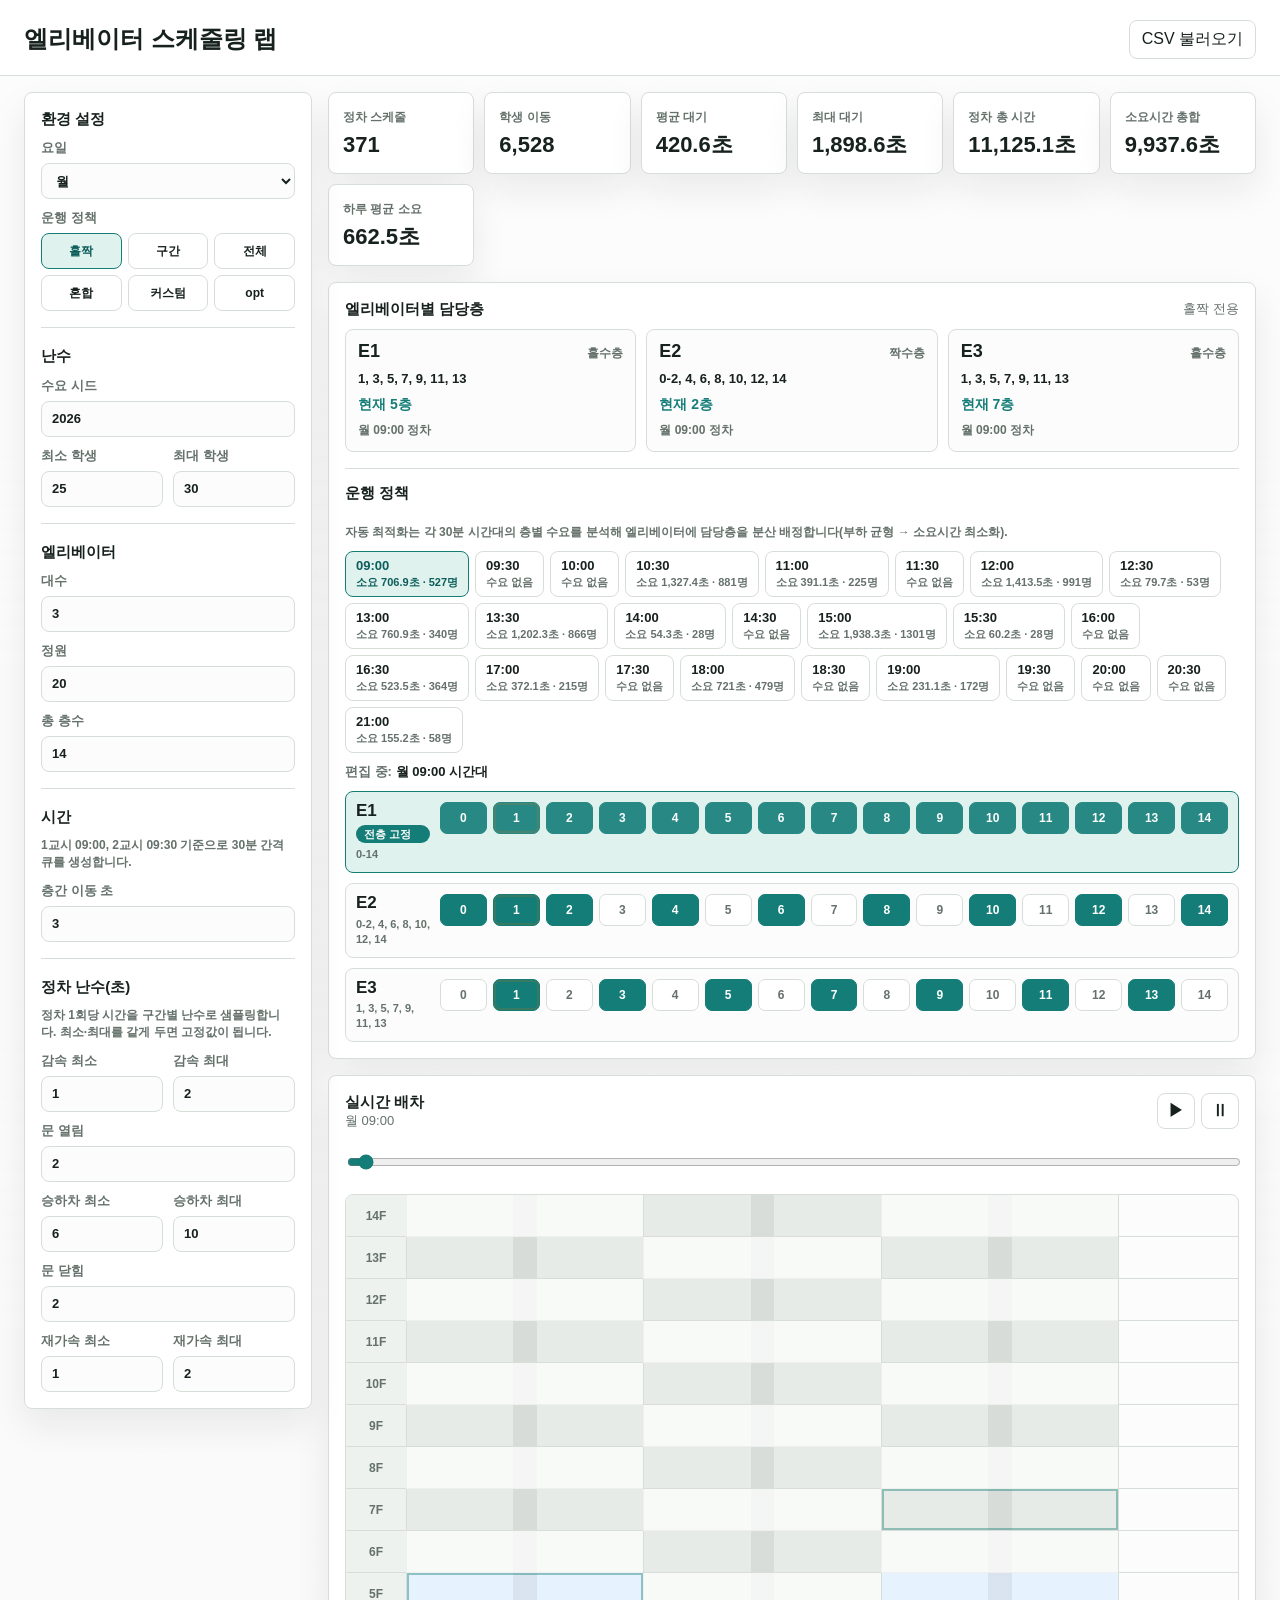
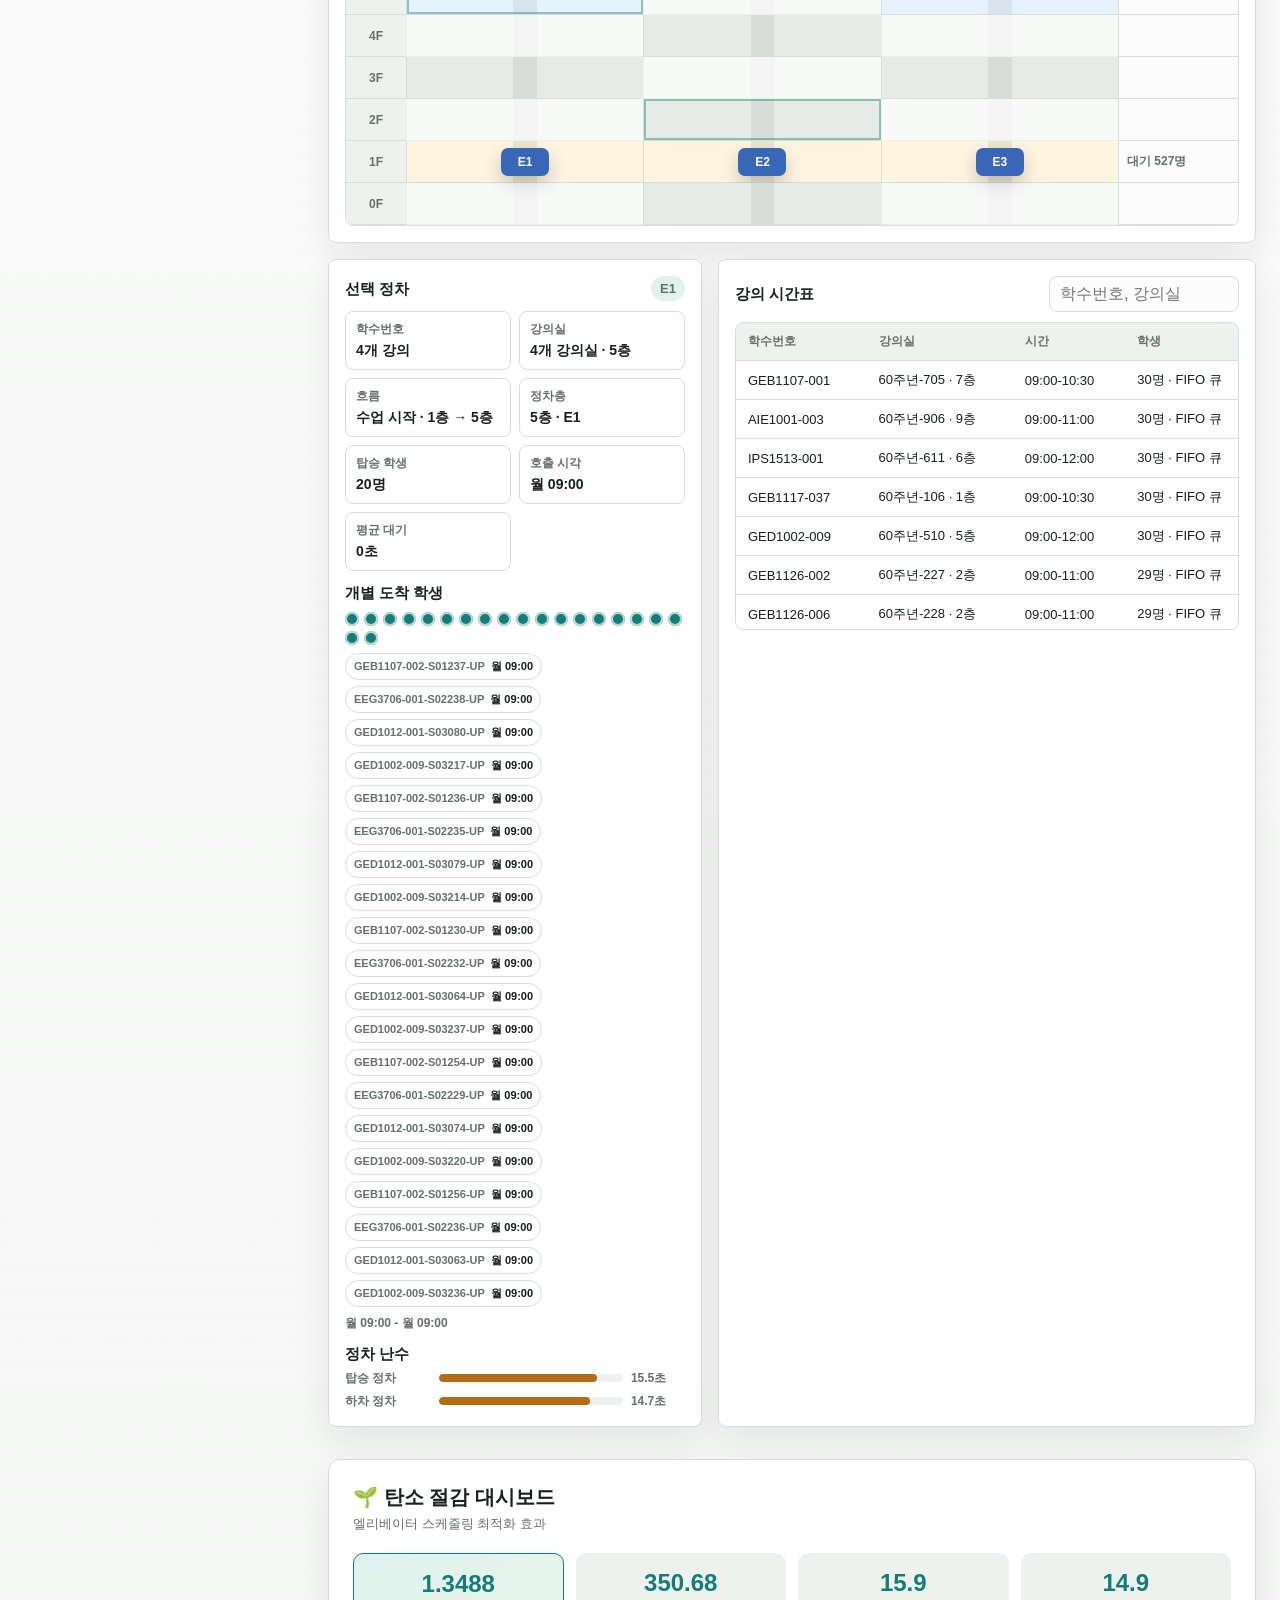
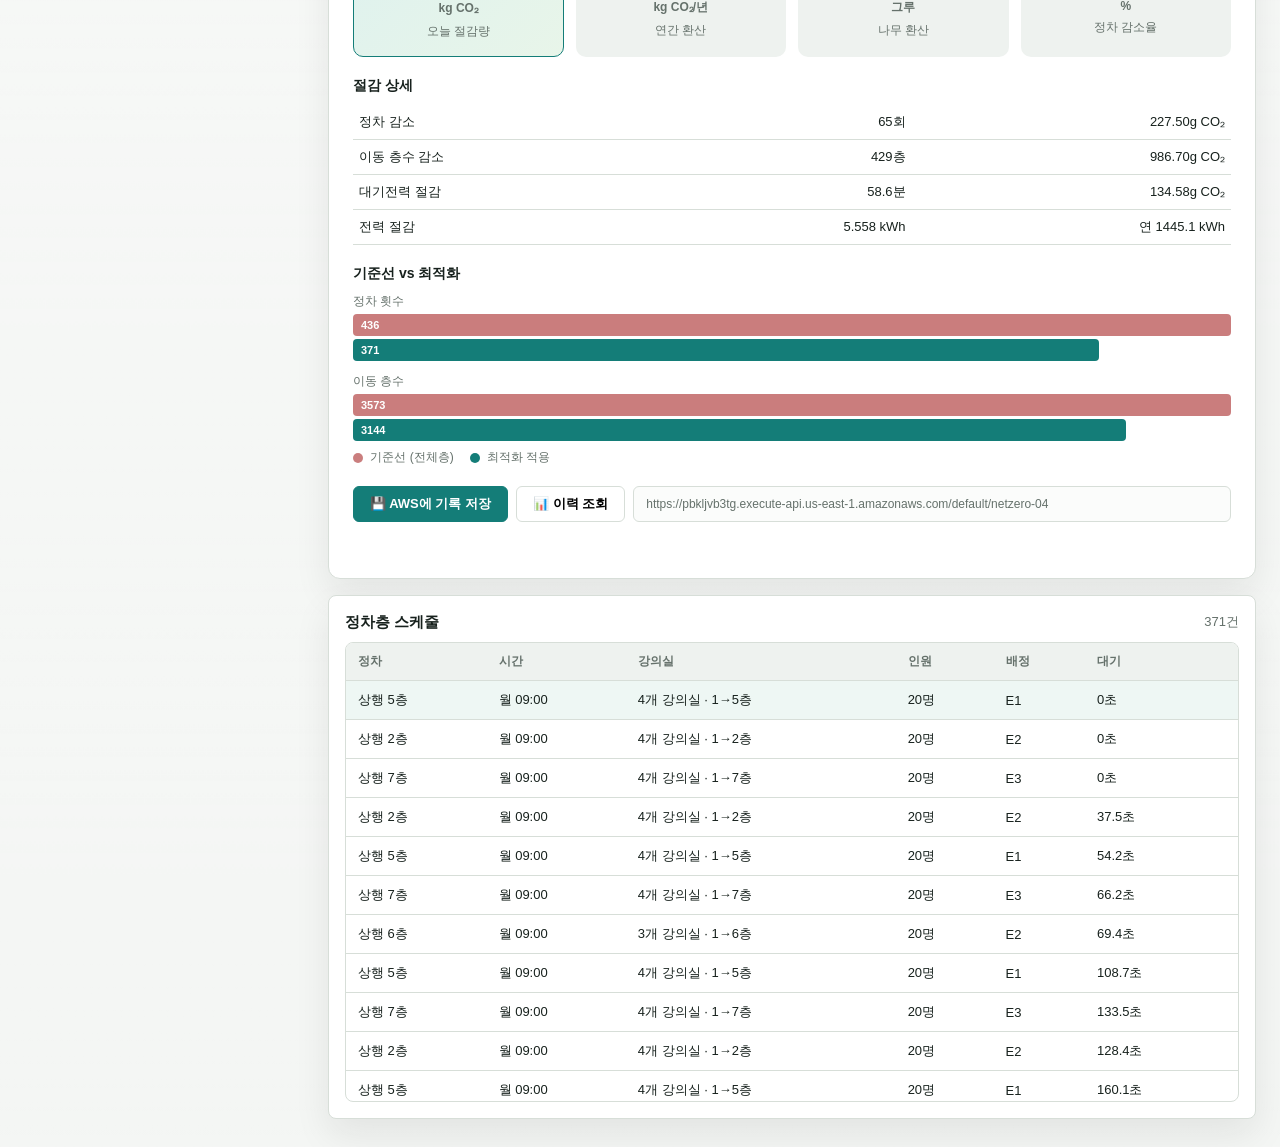
<file: index.html>
<!doctype html>
<html lang="ko">
  <head>
    <meta charset="utf-8" />
    <meta name="viewport" content="width=device-width, initial-scale=1" />
    <title>엘리베이터 스케줄링 랩</title>
    <link rel="stylesheet" href="styles.css" />
  </head>
  <body>
    <div class="app-shell">
      <header class="topbar">
        <div>
          <h1>엘리베이터 스케줄링 랩</h1>
        </div>
        <div class="top-actions">
          <label class="file-loader">
            <input id="csvFile" type="file" accept=".csv,text/csv" />
            CSV 불러오기
          </label>
        </div>
      </header>

      <main class="workspace">
        <aside class="controls-panel" aria-label="시뮬레이션 설정">
          <section class="control-group">
            <h2>환경 설정</h2>
            <label> 
              요일
              <select id="daySelect">
                <option value="월" selected>월</option>
                <option value="화">화</option>
                <option value="수">수</option>
                <option value="목">목</option>
                <option value="금">금</option>
              </select>
            </label>

            <fieldset>
              <legend>운행 정책</legend>
              <div class="segmented" id="policyButtons">
                <button type="button" data-policy="odd_even" class="active">홀짝</button>
                <button type="button" data-policy="zone">구간</button>
                <button type="button" data-policy="all">전체</button>
                <button type="button" data-policy="priority">혼합</button>
                <button type="button" data-policy="custom">커스텀</button>
                <button type="button" data-policy="opt">opt</button>
              </div>
            </fieldset>
          </section>

          <section class="control-group">
            <h2>난수</h2>
            <label>
              수요 시드
              <input id="seedInput" type="number" value="2026" min="1" step="1" />
            </label>
            <div class="range-row">
              <label>
                최소 학생
                <input id="minStudentsInput" type="number" value="25" min="1" max="60" />
              </label>
              <label>
                최대 학생
                <input id="maxStudentsInput" type="number" value="30" min="1" max="80" />
              </label>
            </div>
          </section>

          <section class="control-group">
            <h2>엘리베이터</h2>
            <label>
              대수
              <input id="elevatorCountInput" type="number" value="3" min="1" max="8" />
            </label>
            <label>
              정원
              <input id="capacityInput" type="number" value="20" min="1" max="30" />
            </label>
            <label>
              총 층수
              <input id="totalFloorsInput" type="number" value="14" min="2" max="30" />
            </label>
          </section>

          <section class="control-group">
            <h2>시간</h2>
            <p class="model-note">1교시 09:00, 2교시 09:30 기준으로 30분 간격 큐를 생성합니다.</p>
            <label>
              층간 이동 초
              <input id="travelSecondsInput" type="number" value="3" min="3" max="60" />
            </label>
          </section>

          <section class="control-group">
            <h2>정차 난수(초)</h2>
            <p class="model-note">정차 1회당 시간을 구간별 난수로 샘플링합니다. 최소·최대를 같게 두면 고정값이 됩니다.</p>
            <div class="range-row">
              <label>
                감속 최소
                <input id="decelMinInput" type="number" value="1" min="0" max="60" step="0.5" />
              </label>
              <label>
                감속 최대
                <input id="decelMaxInput" type="number" value="2" min="0" max="60" step="0.5" />
              </label>
            </div>
            <label>
              문 열림
              <input id="doorOpenInput" type="number" value="2" min="0" max="60" step="0.5" />
            </label>
            <div class="range-row">
              <label>
                승하차 최소
                <input id="transferMinInput" type="number" value="6" min="0" max="120" step="0.5" />
              </label>
              <label>
                승하차 최대
                <input id="transferMaxInput" type="number" value="10" min="0" max="120" step="0.5" />
              </label>
            </div>
            <label>
              문 닫힘
              <input id="doorCloseInput" type="number" value="2" min="0" max="60" step="0.5" />
            </label>
            <div class="range-row">
              <label>
                재가속 최소
                <input id="reaccelMinInput" type="number" value="1" min="0" max="60" step="0.5" />
              </label>
              <label>
                재가속 최대
                <input id="reaccelMaxInput" type="number" value="2" min="0" max="60" step="0.5" />
              </label>
            </div>
          </section>
        </aside>

        <section class="main-stage">
          <div class="metrics-grid" id="metricsGrid"></div>

          <section class="policy-panel">
            <div class="panel-header compact">
              <h2>엘리베이터별 담당층</h2>
              <span id="policyName">-</span>
            </div>
            <div id="elevatorPolicyGrid" class="elevator-policy-grid"></div>
            <div class="policy-editor-block">
              <div class="panel-header compact">
                <h2>운행 정책</h2>
                <div class="custom-actions">
                </div>
              </div>
              <p class="model-note">자동 최적화는 각 30분 시간대의 층별 수요를 분석해 엘리베이터에 담당층을 분산 배정합니다(부하 균형 → 소요시간 최소화).</p>
              <div id="policyEditor" class="policy-editor"></div>
            </div>
          </section>

          <section class="visual-panel">
            <div class="panel-header">
              <div>
                <h2>실시간 배차</h2>
                <p id="currentTimeLabel">-</p>
              </div>
              <div class="playback-controls">
                <button id="playButton" type="button" aria-label="재생">▶</button>
                <button id="pauseButton" type="button" aria-label="정지">Ⅱ</button>
              </div>
            </div>
            <input id="timeSlider" class="time-slider" type="range" min="0" max="1" value="0" />
            <div id="buildingGrid" class="building-grid" aria-label="층별 엘리베이터 위치"></div>
          </section>

          <section class="detail-grid">
            <article class="detail-panel">
              <div class="panel-header compact">
                <h2>선택 정차</h2>
                <span id="selectedBadge" class="status-badge">-</span>
              </div>
              <div id="selectedDetail" class="selected-detail"></div>
            </article>

            <article class="detail-panel">
              <div class="panel-header compact">
                <h2>강의 시간표</h2>
                <input id="courseSearch" class="search-input" type="search" placeholder="학수번호, 강의실" />
              </div>
              <div class="table-wrap compact-table">
                <table>
                  <thead>
                    <tr>
                      <th>학수번호</th>
                      <th>강의실</th>
                      <th>시간</th>
                      <th>학생</th>
                    </tr>
                  </thead>
                  <tbody id="lectureTableBody"></tbody>
                </table>
              </div>
            </article>
          </section>

          <section class="carbon-panel" id="carbonPanel">
            <!-- 탄소 절감 대시보드가 여기에 렌더링됩니다 -->
          </section>

          <section class="assignments-panel">
            <div class="panel-header compact">
              <h2>정차층 스케줄</h2>
              <span id="assignmentCount">0건</span>
            </div>
            <div class="table-wrap">
              <table>
                <thead>
                  <tr>
                    <th>정차</th>
                    <th>시간</th>
                    <th>강의실</th>
                    <th>인원</th>
                    <th>배정</th>
                    <th>대기</th>
                  </tr>
                </thead>
                <tbody id="assignmentTableBody"></tbody>
              </table>
            </div>
          </section>
        </section>
      </main>
    </div>

    <script src="lecture_data.js"></script>
    <script src="optimal_custom.js"></script>
    <script src="carbon.js"></script>
    <script src="app.js"></script>
  </body>
</html>
</file>
<file: styles.css>
:root {
  --bg: #f4f6f4;
  --surface: #ffffff;
  --surface-soft: #eef2ef;
  --ink: #17211d;
  --muted: #65716b;
  --line: #d7ded8;
  --teal: #147d78;
  --teal-soft: #dff2ee;
  --blue: #3867b7;
  --green: #2f7d45;
  --amber: #b66b16;
  --red: #b44747;
  --shaft: #e6ebe7;
  --shadow: 0 16px 36px rgba(22, 30, 26, 0.08);
  font-family:
    Inter, "Segoe UI", "Noto Sans KR", AppleSDGothicNeo, Arial, sans-serif;
  color: var(--ink);
  background: var(--bg);
}

* {
  box-sizing: border-box;
}

body {
  margin: 0;
  min-width: 320px;
  background:
    linear-gradient(180deg, rgba(255, 255, 255, 0.72), rgba(255, 255, 255, 0)),
    var(--bg);
}

button,
input,
select {
  font: inherit;
}

button {
  cursor: pointer;
}

.app-shell {
  min-height: 100vh;
}

.topbar {
  display: flex;
  align-items: center;
  justify-content: space-between;
  gap: 20px;
  padding: 20px 24px 16px;
  border-bottom: 1px solid var(--line);
  background: rgba(255, 255, 255, 0.88);
  backdrop-filter: blur(12px);
  position: sticky;
  top: 0;
  z-index: 20;
}

.eyebrow {
  margin: 0 0 4px;
  color: var(--teal);
  font-size: 13px;
  font-weight: 700;
}

h1,
h2,
p {
  margin: 0;
}

h1 {
  font-size: 24px;
  line-height: 1.2;
}

h2 {
  font-size: 15px;
  line-height: 1.35;
}

.top-actions {
  display: flex;
  align-items: center;
  gap: 10px;
  flex-wrap: wrap;
  justify-content: flex-end;
}

.file-loader,
.primary-button,
.playback-controls button,
.segmented button {
  min-height: 36px;
  border-radius: 8px;
  border: 1px solid var(--line);
  background: var(--surface);
  color: var(--ink);
  padding: 8px 12px;
}

.file-loader {
  display: inline-flex;
  align-items: center;
  position: relative;
  overflow: hidden;
}

.file-loader input {
  position: absolute;
  inset: 0;
  opacity: 0;
  cursor: pointer;
}

.primary-button {
  border-color: var(--teal);
  background: var(--teal);
  color: #ffffff;
  font-weight: 700;
}

.workspace {
  display: grid;
  grid-template-columns: 288px minmax(0, 1fr);
  gap: 16px;
  padding: 16px 24px 28px;
  align-items: start;
}

.controls-panel,
.visual-panel,
.detail-panel,
.assignments-panel,
.policy-panel,
.metric {
  background: var(--surface);
  border: 1px solid var(--line);
  border-radius: 8px;
  box-shadow: var(--shadow);
  min-width: 0;
}

.controls-panel {
  position: sticky;
  top: 90px;
  padding: 16px;
  display: grid;
  gap: 18px;
}

.control-group {
  display: grid;
  gap: 10px;
  padding-bottom: 16px;
  border-bottom: 1px solid var(--line);
}

.control-group:last-child {
  border-bottom: 0;
  padding-bottom: 0;
}

.control-group label,
fieldset {
  display: grid;
  gap: 6px;
  margin: 0;
  color: var(--muted);
  font-size: 13px;
  font-weight: 700;
}

fieldset {
  border: 0;
  padding: 0;
}

legend {
  padding: 0 0 6px;
}

input,
select {
  min-height: 36px;
  width: 100%;
  border-radius: 8px;
  border: 1px solid var(--line);
  background: #fbfcfb;
  color: var(--ink);
  padding: 7px 10px;
}

input:focus,
select:focus,
button:focus-visible {
  outline: 3px solid rgba(20, 125, 120, 0.22);
  outline-offset: 1px;
}

.range-row {
  display: grid;
  grid-template-columns: 1fr 1fr;
  gap: 10px;
}

.segmented {
  display: grid;
  grid-template-columns: repeat(auto-fit, minmax(72px, 1fr));
  gap: 6px;
}

.segmented button {
  font-size: 12px;
  padding: 7px 8px;
  white-space: nowrap;
}

.segmented button.active {
  border-color: var(--teal);
  background: var(--teal-soft);
  color: #0d5e5b;
  font-weight: 800;
}

.main-stage {
  display: grid;
  gap: 16px;
  min-width: 0;
}

.metrics-grid {
  display: grid;
  grid-template-columns: repeat(auto-fit, minmax(130px, 1fr));
  gap: 10px;
}

.metric {
  min-height: 82px;
  padding: 14px;
  display: grid;
  align-content: center;
  gap: 6px;
}

.metric span {
  color: var(--muted);
  font-size: 12px;
  font-weight: 700;
}

.metric strong {
  font-size: 22px;
  line-height: 1.15;
}

.visual-panel,
.detail-panel,
.assignments-panel,
.policy-panel {
  padding: 16px;
}

.elevator-policy-grid {
  display: grid;
  grid-template-columns: repeat(auto-fit, minmax(140px, 1fr));
  gap: 10px;
}

.elevator-policy-card {
  display: grid;
  gap: 8px;
  min-height: 122px;
  border: 1px solid var(--line);
  border-radius: 8px;
  padding: 12px;
  background: #fbfcfb;
}

.elevator-policy-card > div {
  display: flex;
  align-items: baseline;
  justify-content: space-between;
  gap: 8px;
}

.elevator-policy-card strong {
  font-size: 18px;
  line-height: 1.1;
}

.elevator-policy-card span,
.elevator-policy-card small {
  color: var(--muted);
  font-size: 12px;
  font-weight: 800;
}

.elevator-policy-card p {
  color: var(--ink);
  font-size: 13px;
  font-weight: 800;
  line-height: 1.35;
  min-height: 18px;
}

.elevator-policy-card b {
  color: var(--teal);
  font-size: 14px;
}

.policy-editor-block {
  display: grid;
  gap: 10px;
  margin-top: 16px;
  padding-top: 14px;
  border-top: 1px solid var(--line);
}

.policy-editor {
  display: grid;
  gap: 10px;
}

.custom-actions {
  display: flex;
  align-items: center;
  gap: 10px;
  flex-wrap: wrap;
  justify-content: flex-end;
}

.optimize-button {
  min-height: 32px;
  border: 1px solid var(--teal);
  border-radius: 8px;
  background: var(--teal);
  color: #ffffff;
  padding: 6px 12px;
  font-size: 13px;
  font-weight: 800;
}

.period-tabs {
  display: flex;
  flex-wrap: wrap;
  gap: 6px;
}

.period-tab {
  display: grid;
  gap: 2px;
  min-height: 44px;
  border: 1px solid var(--line);
  border-radius: 8px;
  background: var(--surface);
  color: var(--ink);
  padding: 6px 10px;
  font-size: 13px;
  font-weight: 800;
  text-align: left;
}

.period-tab small {
  color: var(--muted);
  font-size: 11px;
  font-weight: 700;
}

.period-tab.active {
  border-color: var(--teal);
  background: var(--teal-soft);
  color: #0d5e5b;
}

.period-tab.active small {
  color: #0d5e5b;
}

.period-tab.overridden {
  border-color: var(--amber);
}

.period-editing-label {
  display: flex;
  align-items: center;
  justify-content: space-between;
  gap: 10px;
  flex-wrap: wrap;
  color: var(--muted);
  font-size: 13px;
  font-weight: 700;
}

.period-editing-label strong {
  color: var(--ink);
}

.period-reset {
  min-height: 30px;
  border: 1px solid var(--amber);
  border-radius: 7px;
  background: var(--surface);
  color: var(--amber);
  padding: 4px 10px;
  font-size: 12px;
  font-weight: 800;
}

.policy-editor-row {
  display: grid;
  grid-template-columns: 74px minmax(0, 1fr);
  gap: 10px;
  align-items: start;
  border: 1px solid var(--line);
  border-radius: 8px;
  padding: 10px;
  background: #fbfcfb;
}

.policy-editor-label {
  display: grid;
  gap: 4px;
  min-width: 0;
}

.policy-editor-label strong {
  font-size: 17px;
  line-height: 1.1;
}

.policy-editor-label span {
  color: var(--muted);
  font-size: 11px;
  font-weight: 800;
  line-height: 1.35;
  overflow-wrap: anywhere;
}

.floor-toggle-grid {
  display: grid;
  grid-template-columns: repeat(auto-fit, minmax(36px, 1fr));
  gap: 6px;
  min-width: 0;
}

.floor-toggle {
  min-height: 32px;
  border: 1px solid var(--line);
  border-radius: 7px;
  background: var(--surface);
  color: var(--muted);
  padding: 0 4px;
  font-size: 12px;
  font-weight: 900;
}

.floor-toggle.active {
  border-color: var(--teal);
  background: var(--teal);
  color: #ffffff;
}

.floor-toggle.lobby {
  box-shadow: inset 0 0 0 2px rgba(182, 107, 22, 0.22);
}

.floor-toggle:disabled {
  cursor: default;
  opacity: 0.9;
}

.policy-editor-row.universal {
  border-color: var(--teal);
  background: var(--teal-soft);
}

.universal-badge {
  display: inline-block;
  border-radius: 999px;
  background: var(--teal);
  color: #ffffff !important;
  padding: 2px 8px;
  font-size: 11px;
  font-weight: 800;
}

.coverage-warning {
  color: var(--red) !important;
  font-weight: 900;
}

.panel-header {
  display: flex;
  align-items: center;
  justify-content: space-between;
  gap: 14px;
  margin-bottom: 12px;
}

.panel-header p,
.panel-header span {
  color: var(--muted);
  font-size: 13px;
}

.panel-header.compact {
  margin-bottom: 10px;
}

.playback-controls {
  display: flex;
  align-items: center;
  gap: 6px;
}

.playback-controls button {
  width: 38px;
  height: 36px;
  padding: 0;
  display: inline-grid;
  place-items: center;
  font-weight: 800;
}

.time-slider {
  accent-color: var(--teal);
  margin-bottom: 14px;
}

.building-grid {
  display: grid;
  grid-template-columns: 60px repeat(var(--elevator-count, 4), minmax(56px, 1fr)) minmax(90px, 120px);
  border: 1px solid var(--line);
  border-radius: 8px;
  overflow: hidden;
  background: #fbfcfb;
}

.floor-cell,
.shaft-cell,
.waiting-cell {
  min-height: 42px;
  border-bottom: 1px solid var(--line);
}

.floor-cell {
  display: grid;
  place-items: center;
  background: var(--surface-soft);
  color: var(--muted);
  font-size: 12px;
  font-weight: 800;
}

.shaft-cell {
  position: relative;
  display: grid;
  place-items: center;
  border-left: 1px solid var(--line);
  background:
    linear-gradient(90deg, transparent 0 45%, rgba(23, 33, 29, 0.07) 45% 55%, transparent 55%),
    var(--shaft);
}

.shaft-cell.highlight-origin {
  background:
    linear-gradient(90deg, transparent 0 45%, rgba(23, 33, 29, 0.07) 45% 55%, transparent 55%),
    #fff4df;
}

.shaft-cell.highlight-destination {
  background:
    linear-gradient(90deg, transparent 0 45%, rgba(23, 33, 29, 0.07) 45% 55%, transparent 55%),
    #e7f2ff;
}

.shaft-cell.out-of-service {
  opacity: 0.38;
  background:
    linear-gradient(90deg, transparent 0 45%, rgba(23, 33, 29, 0.05) 45% 55%, transparent 55%),
    #f4f6f4;
}

.shaft-cell.scheduled-stop {
  box-shadow: inset 0 0 0 2px rgba(20, 125, 120, 0.42);
}

.waiting-cell {
  display: grid;
  align-items: center;
  border-left: 1px solid var(--line);
  padding: 0 8px;
  color: var(--muted);
  font-size: 12px;
  font-weight: 700;
}

.elevator-car {
  width: min(48px, 84%);
  height: 28px;
  border-radius: 7px;
  display: grid;
  place-items: center;
  color: #ffffff;
  font-size: 12px;
  font-weight: 900;
  box-shadow: 0 8px 18px rgba(23, 33, 29, 0.22);
}

.elevator-car.idle {
  background: var(--muted);
}

.elevator-car.moving {
  background: var(--blue);
}

.elevator-car.boarding {
  background: var(--amber);
}

.elevator-car.exiting {
  background: var(--green);
}

.detail-grid {
  display: grid;
  grid-template-columns: minmax(300px, 0.82fr) minmax(360px, 1.18fr);
  gap: 16px;
}

.status-badge {
  border-radius: 999px;
  background: var(--teal-soft);
  color: #0d5e5b;
  padding: 5px 9px;
  font-weight: 800;
}

.selected-detail {
  display: grid;
  gap: 12px;
}

.detail-kv {
  display: grid;
  grid-template-columns: repeat(2, minmax(0, 1fr));
  gap: 8px;
}

.kv-item {
  border: 1px solid var(--line);
  border-radius: 8px;
  padding: 9px 10px;
  min-height: 58px;
  display: grid;
  align-content: center;
  gap: 4px;
}

.kv-item span {
  color: var(--muted);
  font-size: 12px;
  font-weight: 700;
}

.kv-item strong {
  font-size: 14px;
}

.student-stream {
  display: grid;
  gap: 8px;
}

.panel-header-note {
  color: var(--muted);
  font-size: 12px;
  font-weight: 700;
}

.model-note {
  color: var(--muted);
  font-size: 12px;
  font-weight: 700;
  line-height: 1.45;
}

.student-dots {
  display: flex;
  flex-wrap: wrap;
  gap: 5px;
}

.student-dot {
  width: 14px;
  height: 14px;
  border-radius: 50%;
  background: var(--teal);
  box-shadow: inset 0 0 0 2px rgba(255, 255, 255, 0.7);
}

.student-list {
  display: flex;
  flex-wrap: wrap;
  gap: 6px;
}

.student-pill {
  display: inline-flex;
  align-items: center;
  gap: 6px;
  max-width: 100%;
  border: 1px solid var(--line);
  border-radius: 999px;
  padding: 5px 8px;
  color: var(--muted);
  font-size: 11px;
  font-weight: 800;
}

.student-pill b {
  color: var(--ink);
  font-weight: 900;
}

.service-bars {
  display: grid;
  gap: 6px;
}

.service-bar {
  display: grid;
  grid-template-columns: 86px minmax(0, 1fr) 54px;
  gap: 8px;
  align-items: center;
  color: var(--muted);
  font-size: 12px;
  font-weight: 700;
}

.bar-track {
  height: 8px;
  border-radius: 999px;
  background: var(--surface-soft);
  overflow: hidden;
}

.bar-fill {
  height: 100%;
  border-radius: inherit;
  background: var(--amber);
}

.search-input {
  max-width: 190px;
}

.table-wrap {
  overflow: auto;
  max-height: 460px;
  border: 1px solid var(--line);
  border-radius: 8px;
  min-width: 0;
}

.compact-table {
  max-height: 308px;
}

table {
  width: 100%;
  border-collapse: collapse;
  min-width: 620px;
}

.compact-table table {
  min-width: 520px;
}

th,
td {
  padding: 10px 12px;
  border-bottom: 1px solid var(--line);
  text-align: left;
  font-size: 13px;
  white-space: nowrap;
}

th {
  position: sticky;
  top: 0;
  z-index: 1;
  background: var(--surface-soft);
  color: var(--muted);
  font-size: 12px;
}

tbody tr {
  cursor: pointer;
}

tbody tr:hover,
tbody tr.selected {
  background: #eef7f4;
}

.empty-state {
  padding: 16px;
  color: var(--muted);
  font-size: 13px;
}

@media (max-width: 1180px) {
  .workspace {
    grid-template-columns: 1fr;
  }

  .controls-panel {
    position: static;
    grid-template-columns: repeat(4, minmax(180px, 1fr));
    align-items: start;
  }

  .control-group {
    border-bottom: 0;
    padding-bottom: 0;
  }

  .metrics-grid {
    grid-template-columns: repeat(3, minmax(140px, 1fr));
  }
}

@media (max-width: 820px) {
  .topbar,
  .workspace {
    padding-left: 14px;
    padding-right: 14px;
  }

  .topbar {
    align-items: flex-start;
    flex-direction: column;
  }

  .controls-panel,
  .detail-grid,
  .metrics-grid,
  .elevator-policy-grid {
    grid-template-columns: 1fr;
  }

  .policy-editor-row {
    grid-template-columns: 1fr;
  }

  .building-grid {
    grid-template-columns: 48px repeat(var(--elevator-count, 4), minmax(42px, 1fr)) 76px;
  }

  .floor-cell,
  .shaft-cell,
  .waiting-cell {
    min-height: 38px;
  }

  .elevator-car {
    height: 24px;
    font-size: 11px;
  }
}


/* === 탄소 절감 대시보드 === */
.carbon-panel {
  margin-top: 16px;
}

.carbon-dashboard {
  background: var(--surface);
  border-radius: 12px;
  padding: 24px;
  box-shadow: var(--shadow);
  border: 1px solid var(--line);
}

.carbon-header h2 {
  font-size: 20px;
  margin-bottom: 4px;
}

.carbon-subtitle {
  color: var(--muted);
  font-size: 13px;
}

.carbon-metrics {
  display: grid;
  grid-template-columns: repeat(auto-fit, minmax(140px, 1fr));
  gap: 12px;
  margin: 20px 0;
}

.carbon-metric {
  background: var(--surface-soft);
  border-radius: 10px;
  padding: 16px 12px;
  text-align: center;
  display: flex;
  flex-direction: column;
  gap: 2px;
}

.carbon-metric.primary {
  background: linear-gradient(135deg, #dff2ee, #e8f5e9);
  border: 1px solid var(--teal);
}

.carbon-metric .metric-value {
  font-size: 24px;
  font-weight: 700;
  color: var(--teal);
}

.carbon-metric .metric-unit {
  font-size: 12px;
  color: var(--muted);
  font-weight: 600;
}

.carbon-metric .metric-label {
  font-size: 12px;
  color: var(--muted);
  margin-top: 4px;
}

.carbon-details {
  margin: 20px 0;
}

.carbon-details h3,
.carbon-comparison h3 {
  font-size: 14px;
  margin-bottom: 10px;
  color: var(--ink);
}

.carbon-table {
  width: 100%;
  border-collapse: collapse;
  font-size: 13px;
}

.carbon-table tr {
  border-bottom: 1px solid var(--line);
}

.carbon-table td {
  padding: 8px 6px;
}

.carbon-table .right {
  text-align: right;
  font-variant-numeric: tabular-nums;
}

.carbon-comparison {
  margin: 20px 0;
}

.comparison-bars {
  display: flex;
  flex-direction: column;
  gap: 12px;
}

.bar-group {
  display: flex;
  flex-direction: column;
  gap: 4px;
}

.bar-label {
  font-size: 12px;
  color: var(--muted);
}

.bar-container {
  display: flex;
  flex-direction: column;
  gap: 3px;
}

.bar {
  height: 22px;
  border-radius: 4px;
  display: flex;
  align-items: center;
  padding: 0 8px;
  font-size: 11px;
  font-weight: 600;
  color: white;
  transition: width 0.5s ease;
}

.bar.baseline {
  background: var(--red);
  opacity: 0.7;
}

.bar.optimized {
  background: var(--teal);
}

.bar-legend {
  display: flex;
  gap: 16px;
  margin-top: 8px;
  font-size: 12px;
  color: var(--muted);
}

.dot {
  display: inline-block;
  width: 10px;
  height: 10px;
  border-radius: 50%;
  margin-right: 4px;
  vertical-align: middle;
}

.dot.baseline {
  background: var(--red);
  opacity: 0.7;
}

.dot.optimized {
  background: var(--teal);
}

.carbon-actions {
  display: flex;
  flex-wrap: wrap;
  gap: 8px;
  margin-top: 20px;
  align-items: center;
}

.carbon-btn {
  padding: 8px 16px;
  border-radius: 6px;
  border: 1px solid var(--line);
  background: var(--surface);
  font-size: 13px;
  font-weight: 600;
  transition: all 0.15s;
}

.carbon-btn:hover {
  background: var(--surface-soft);
}

.carbon-btn.save {
  background: var(--teal);
  color: white;
  border-color: var(--teal);
}

.carbon-btn.save:hover {
  opacity: 0.9;
}

.carbon-api-input {
  flex: 1;
  min-width: 200px;
  padding: 8px 12px;
  border: 1px solid var(--line);
  border-radius: 6px;
  font-size: 12px;
  color: var(--muted);
}

.carbon-api-input:focus {
  outline: none;
  border-color: var(--teal);
}

.carbon-status {
  margin-top: 12px;
  padding: 8px;
  font-size: 12px;
  color: var(--teal);
  min-height: 20px;
  line-height: 1.5;
}
</file>
